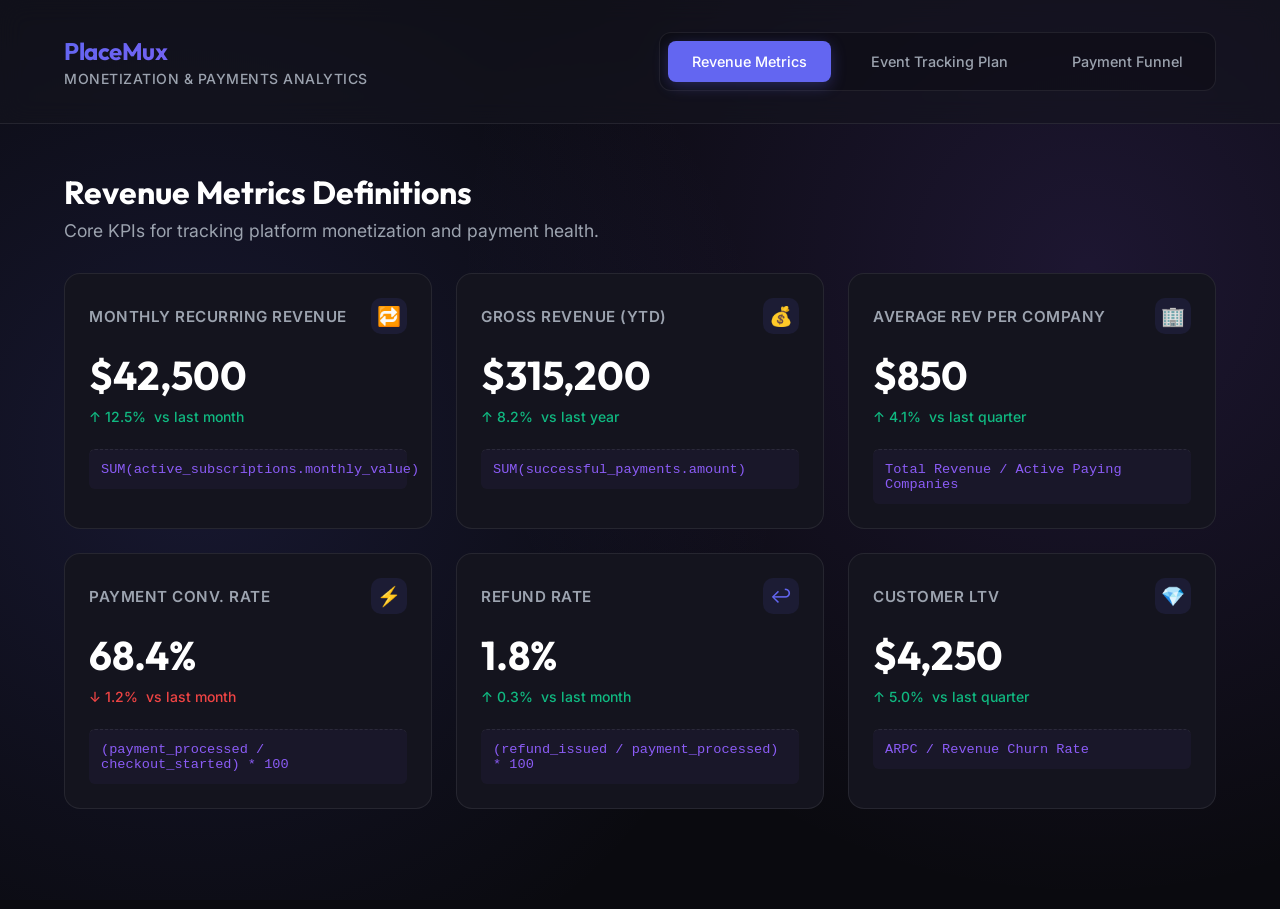
<file: Task 6/index.html>
<!DOCTYPE html>
<html lang="en">
<head>
    <meta charset="UTF-8">
    <meta name="viewport" content="width=device-width, initial-scale=1.0">
    <title>PlaceMux | Monetization & Revenue Analytics</title>
    <link href="https://fonts.googleapis.com/css2?family=Inter:wght@300;400;500;600;700&family=Outfit:wght@500;600;700&display=swap" rel="stylesheet">
    <style>
        :root {
            --bg-dark: #0a0a0f;
            --bg-panel: #14141e;
            --bg-panel-hover: #1c1c2a;
            --text-main: #ffffff;
            --text-muted: #9ca3af;
            --accent-primary: #6366f1;
            --accent-secondary: #8b5cf6;
            --accent-success: #10b981;
            --accent-danger: #ef4444;
            --accent-warning: #f59e0b;
            --border-color: rgba(255, 255, 255, 0.08);
            --gradient-primary: linear-gradient(135deg, #6366f1 0%, #8b5cf6 100%);
            --glass-bg: rgba(20, 20, 30, 0.6);
            --glass-border: rgba(255, 255, 255, 0.05);
        }

        * {
            margin: 0;
            padding: 0;
            box-sizing: border-box;
            font-family: 'Inter', sans-serif;
        }

        body {
            background-color: var(--bg-dark);
            color: var(--text-main);
            min-height: 100vh;
            display: flex;
            flex-direction: column;
            overflow-x: hidden;
            background-image: 
                radial-gradient(circle at 15% 50%, rgba(99, 102, 241, 0.15) 0%, transparent 50%),
                radial-gradient(circle at 85% 30%, rgba(139, 92, 246, 0.15) 0%, transparent 50%);
            background-attachment: fixed;
        }

        header {
            padding: 2rem 4rem;
            border-bottom: 1px solid var(--border-color);
            background: var(--glass-bg);
            backdrop-filter: blur(12px);
            -webkit-backdrop-filter: blur(12px);
            position: sticky;
            top: 0;
            z-index: 100;
            display: flex;
            justify-content: space-between;
            align-items: center;
        }

        .logo-area h1 {
            font-family: 'Outfit', sans-serif;
            font-size: 1.5rem;
            font-weight: 700;
            background: var(--gradient-primary);
            -webkit-background-clip: text;
            -webkit-text-fill-color: transparent;
            letter-spacing: -0.5px;
        }

        .logo-area p {
            color: var(--text-muted);
            font-size: 0.875rem;
            margin-top: 0.25rem;
            font-weight: 500;
            letter-spacing: 0.5px;
            text-transform: uppercase;
        }

        .nav-tabs {
            display: flex;
            gap: 1rem;
            background: rgba(0, 0, 0, 0.2);
            padding: 0.5rem;
            border-radius: 12px;
            border: 1px solid var(--border-color);
        }

        .nav-tab {
            padding: 0.75rem 1.5rem;
            border-radius: 8px;
            cursor: pointer;
            font-weight: 500;
            font-size: 0.9rem;
            transition: all 0.3s cubic-bezier(0.4, 0, 0.2, 1);
            color: var(--text-muted);
        }

        .nav-tab:hover {
            color: var(--text-main);
            background: rgba(255, 255, 255, 0.05);
        }

        .nav-tab.active {
            background: var(--accent-primary);
            color: white;
            box-shadow: 0 4px 15px rgba(99, 102, 241, 0.3);
        }

        main {
            padding: 3rem 4rem;
            max-width: 1400px;
            margin: 0 auto;
            width: 100%;
            flex-grow: 1;
        }

        .tab-content {
            display: none;
            animation: fadeIn 0.4s ease-out forwards;
        }

        .tab-content.active {
            display: block;
        }

        @keyframes fadeIn {
            from { opacity: 0; transform: translateY(10px); }
            to { opacity: 1; transform: translateY(0); }
        }

        .section-header {
            margin-bottom: 2rem;
        }

        .section-header h2 {
            font-family: 'Outfit', sans-serif;
            font-size: 2rem;
            margin-bottom: 0.5rem;
        }

        .section-header p {
            color: var(--text-muted);
            font-size: 1.1rem;
        }

        /* Metrics Grid */
        .metrics-grid {
            display: grid;
            grid-template-columns: repeat(auto-fit, minmax(320px, 1fr));
            gap: 1.5rem;
            margin-bottom: 3rem;
        }

        .metric-card {
            background: var(--bg-panel);
            border: 1px solid var(--border-color);
            border-radius: 16px;
            padding: 1.5rem;
            transition: all 0.3s ease;
            position: relative;
            overflow: hidden;
        }

        .metric-card::before {
            content: '';
            position: absolute;
            top: 0;
            left: 0;
            width: 100%;
            height: 4px;
            background: var(--gradient-primary);
            transform: scaleX(0);
            transform-origin: left;
            transition: transform 0.4s ease;
        }

        .metric-card:hover {
            transform: translateY(-5px);
            box-shadow: 0 10px 30px rgba(0, 0, 0, 0.2);
            border-color: rgba(99, 102, 241, 0.3);
        }

        .metric-card:hover::before {
            transform: scaleX(1);
        }

        .metric-header {
            display: flex;
            justify-content: space-between;
            align-items: center;
            margin-bottom: 1rem;
        }

        .metric-title {
            font-size: 0.95rem;
            color: var(--text-muted);
            font-weight: 600;
            text-transform: uppercase;
            letter-spacing: 0.5px;
        }

        .metric-icon {
            width: 36px;
            height: 36px;
            border-radius: 10px;
            background: rgba(99, 102, 241, 0.1);
            color: var(--accent-primary);
            display: flex;
            align-items: center;
            justify-content: center;
            font-size: 1.2rem;
        }

        .metric-value {
            font-family: 'Outfit', sans-serif;
            font-size: 2.5rem;
            font-weight: 700;
            margin-bottom: 0.5rem;
        }

        .metric-trend {
            display: flex;
            align-items: center;
            gap: 0.5rem;
            font-size: 0.875rem;
            font-weight: 500;
        }

        .trend-up { color: var(--accent-success); }
        .trend-down { color: var(--accent-danger); }

        .metric-formula {
            margin-top: 1.5rem;
            padding-top: 1rem;
            border-top: 1px dashed var(--border-color);
            font-family: monospace;
            font-size: 0.85rem;
            color: var(--accent-secondary);
            background: rgba(139, 92, 246, 0.05);
            padding: 0.75rem;
            border-radius: 6px;
        }

        /* Tracking Plan Table */
        .table-container {
            background: var(--bg-panel);
            border: 1px solid var(--border-color);
            border-radius: 16px;
            overflow: hidden;
            box-shadow: 0 4px 20px rgba(0, 0, 0, 0.1);
        }

        table {
            width: 100%;
            border-collapse: collapse;
            text-align: left;
        }

        th {
            background: rgba(255, 255, 255, 0.03);
            padding: 1.25rem 1.5rem;
            font-size: 0.85rem;
            text-transform: uppercase;
            letter-spacing: 1px;
            color: var(--text-muted);
            font-weight: 600;
            border-bottom: 1px solid var(--border-color);
        }

        td {
            padding: 1.25rem 1.5rem;
            border-bottom: 1px solid var(--border-color);
            vertical-align: top;
            font-size: 0.95rem;
        }

        tr:last-child td {
            border-bottom: none;
        }

        tr {
            transition: background 0.2s ease;
        }

        tr:hover td {
            background: var(--bg-panel-hover);
        }

        .event-name {
            font-family: monospace;
            background: rgba(99, 102, 241, 0.15);
            color: #a5b4fc;
            padding: 0.3rem 0.6rem;
            border-radius: 6px;
            font-size: 0.9rem;
            font-weight: 600;
            display: inline-block;
        }

        .payload-badge {
            display: inline-block;
            background: rgba(255, 255, 255, 0.05);
            border: 1px solid rgba(255, 255, 255, 0.1);
            padding: 0.2rem 0.5rem;
            border-radius: 4px;
            font-size: 0.8rem;
            font-family: monospace;
            margin: 0.2rem;
            color: var(--text-muted);
        }

        /* Diagram Section */
        .diagram-container {
            background: var(--bg-panel);
            border: 1px solid var(--border-color);
            border-radius: 16px;
            padding: 3rem;
            display: flex;
            flex-direction: column;
            align-items: center;
            gap: 2rem;
        }

        .funnel-step {
            width: 100%;
            max-width: 600px;
            background: rgba(255, 255, 255, 0.03);
            border: 1px solid var(--border-color);
            border-radius: 12px;
            padding: 1.5rem;
            display: flex;
            justify-content: space-between;
            align-items: center;
            position: relative;
            transition: all 0.3s ease;
        }

        .funnel-step:hover {
            background: rgba(99, 102, 241, 0.05);
            border-color: var(--accent-primary);
            transform: scale(1.02);
        }

        .funnel-step::after {
            content: '↓';
            position: absolute;
            bottom: -2rem;
            left: 50%;
            transform: translateX(-50%);
            font-size: 1.5rem;
            color: var(--text-muted);
            opacity: 0.5;
        }

        .funnel-step:last-child::after {
            display: none;
        }

        .step-info h3 {
            font-size: 1.1rem;
            margin-bottom: 0.25rem;
        }

        .step-info p {
            font-size: 0.85rem;
            color: var(--text-muted);
        }

        .step-event {
            font-family: monospace;
            font-size: 0.85rem;
            color: var(--accent-primary);
            background: rgba(99, 102, 241, 0.1);
            padding: 0.4rem 0.8rem;
            border-radius: 20px;
        }

    </style>
</head>
<body>

    <header>
        <div class="logo-area">
            <h1>PlaceMux</h1>
            <p>Monetization & Payments Analytics</p>
        </div>
        <div class="nav-tabs">
            <div class="nav-tab active" onclick="switchTab('metrics')">Revenue Metrics</div>
            <div class="nav-tab" onclick="switchTab('tracking')">Event Tracking Plan</div>
            <div class="nav-tab" onclick="switchTab('funnel')">Payment Funnel</div>
        </div>
    </header>

    <main>
        <!-- Metrics Tab -->
        <div id="metrics" class="tab-content active">
            <div class="section-header">
                <h2>Revenue Metrics Definitions</h2>
                <p>Core KPIs for tracking platform monetization and payment health.</p>
            </div>

            <div class="metrics-grid">
                <div class="metric-card">
                    <div class="metric-header">
                        <span class="metric-title">Monthly Recurring Revenue</span>
                        <div class="metric-icon">🔁</div>
                    </div>
                    <div class="metric-value">$42,500</div>
                    <div class="metric-trend trend-up">
                        <span>↑ 12.5%</span> vs last month
                    </div>
                    <div class="metric-formula">
                        SUM(active_subscriptions.monthly_value)
                    </div>
                </div>

                <div class="metric-card">
                    <div class="metric-header">
                        <span class="metric-title">Gross Revenue (YTD)</span>
                        <div class="metric-icon">💰</div>
                    </div>
                    <div class="metric-value">$315,200</div>
                    <div class="metric-trend trend-up">
                        <span>↑ 8.2%</span> vs last year
                    </div>
                    <div class="metric-formula">
                        SUM(successful_payments.amount)
                    </div>
                </div>

                <div class="metric-card">
                    <div class="metric-header">
                        <span class="metric-title">Average Rev Per Company</span>
                        <div class="metric-icon">🏢</div>
                    </div>
                    <div class="metric-value">$850</div>
                    <div class="metric-trend trend-up">
                        <span>↑ 4.1%</span> vs last quarter
                    </div>
                    <div class="metric-formula">
                        Total Revenue / Active Paying Companies
                    </div>
                </div>

                <div class="metric-card">
                    <div class="metric-header">
                        <span class="metric-title">Payment Conv. Rate</span>
                        <div class="metric-icon">⚡</div>
                    </div>
                    <div class="metric-value">68.4%</div>
                    <div class="metric-trend trend-down">
                        <span>↓ 1.2%</span> vs last month
                    </div>
                    <div class="metric-formula">
                        (payment_processed / checkout_started) * 100
                    </div>
                </div>

                <div class="metric-card">
                    <div class="metric-header">
                        <span class="metric-title">Refund Rate</span>
                        <div class="metric-icon">↩️</div>
                    </div>
                    <div class="metric-value">1.8%</div>
                    <div class="metric-trend trend-up">
                        <span>↑ 0.3%</span> vs last month
                    </div>
                    <div class="metric-formula">
                        (refund_issued / payment_processed) * 100
                    </div>
                </div>
                
                <div class="metric-card">
                    <div class="metric-header">
                        <span class="metric-title">Customer LTV</span>
                        <div class="metric-icon">💎</div>
                    </div>
                    <div class="metric-value">$4,250</div>
                    <div class="metric-trend trend-up">
                        <span>↑ 5.0%</span> vs last quarter
                    </div>
                    <div class="metric-formula">
                        ARPC / Revenue Churn Rate
                    </div>
                </div>
            </div>
        </div>

        <!-- Tracking Plan Tab -->
        <div id="tracking" class="tab-content">
            <div class="section-header">
                <h2>Monetization Tracking Plan</h2>
                <p>New events added to the tracking plan to support payment and revenue metrics.</p>
            </div>

            <div class="table-container">
                <table>
                    <thead>
                        <tr>
                            <th>Event Name</th>
                            <th>Trigger Point</th>
                            <th>Required Payload Properties</th>
                            <th>Business Purpose</th>
                        </tr>
                    </thead>
                    <tbody>
                        <tr>
                            <td><span class="event-name">checkout_started</span></td>
                            <td>Company clicks "Proceed to Payment" or "Subscribe"</td>
                            <td>
                                <span class="payload-badge">plan_id</span>
                                <span class="payload-badge">amount</span>
                                <span class="payload-badge">currency</span>
                            </td>
                            <td>Track top-of-funnel payment intent. Used for Payment Conv. Rate.</td>
                        </tr>
                        <tr>
                            <td><span class="event-name">payment_processed</span></td>
                            <td>Payment gateway returns success callback</td>
                            <td>
                                <span class="payload-badge">transaction_id</span>
                                <span class="payload-badge">amount</span>
                                <span class="payload-badge">payment_method</span>
                            </td>
                            <td>Core revenue event. Calculates Gross Revenue and ARPC.</td>
                        </tr>
                        <tr>
                            <td><span class="event-name">payment_failed</span></td>
                            <td>Payment gateway returns error/decline</td>
                            <td>
                                <span class="payload-badge">error_code</span>
                                <span class="payload-badge">error_message</span>
                                <span class="payload-badge">amount</span>
                            </td>
                            <td>Monitor gateway health and payment friction points.</td>
                        </tr>
                        <tr>
                            <td><span class="event-name">subscription_started</span></td>
                            <td>Company successfully activates a recurring plan</td>
                            <td>
                                <span class="payload-badge">plan_tier</span>
                                <span class="payload-badge">billing_cycle</span>
                            </td>
                            <td>Calculates Monthly Recurring Revenue (MRR) growth.</td>
                        </tr>
                        <tr>
                            <td><span class="event-name">subscription_cancelled</span></td>
                            <td>Company opts out of auto-renewal</td>
                            <td>
                                <span class="payload-badge">reason</span>
                                <span class="payload-badge">days_active</span>
                            </td>
                            <td>Calculates Churn Rate and impacts Customer LTV.</td>
                        </tr>
                        <tr>
                            <td><span class="event-name">refund_issued</span></td>
                            <td>Admin processes a refund in the gateway</td>
                            <td>
                                <span class="payload-badge">transaction_id</span>
                                <span class="payload-badge">amount</span>
                                <span class="payload-badge">reason</span>
                            </td>
                            <td>Calculates net revenue and Refund Rate KPI.</td>
                        </tr>
                    </tbody>
                </table>
            </div>
        </div>

        <!-- Funnel Tab -->
        <div id="funnel" class="tab-content">
            <div class="section-header">
                <h2>Payment Funnel Flow</h2>
                <p>Visual representation of the user journey mapping to the tracking plan.</p>
            </div>

            <div class="diagram-container">
                <div class="funnel-step">
                    <div class="step-info">
                        <h3>1. Intent to Purchase</h3>
                        <p>User reviews pricing and initiates checkout</p>
                    </div>
                    <div class="step-event">checkout_started</div>
                </div>
                
                <div class="funnel-step">
                    <div class="step-info">
                        <h3>2. Payment Processing</h3>
                        <p>System interacts with payment gateway (Stripe/Razorpay)</p>
                    </div>
                    <div class="step-event">payment_failed (Error Branch)</div>
                </div>

                <div class="funnel-step">
                    <div class="step-info">
                        <h3>3. Transaction Success</h3>
                        <p>Funds captured successfully</p>
                    </div>
                    <div class="step-event">payment_processed</div>
                </div>

                <div class="funnel-step">
                    <div class="step-info">
                        <h3>4. Entitlement Granted</h3>
                        <p>User account upgraded to premium tier</p>
                    </div>
                    <div class="step-event">subscription_started</div>
                </div>
            </div>
        </div>
    </main>

    <script>
        function switchTab(tabId) {
            // Remove active class from all tabs and content
            document.querySelectorAll('.nav-tab').forEach(tab => tab.classList.remove('active'));
            document.querySelectorAll('.tab-content').forEach(content => content.classList.remove('active'));

            // Add active class to clicked tab and corresponding content
            event.target.classList.add('active');
            document.getElementById(tabId).classList.add('active');
        }
    </script>
</body>
</html>
</file>
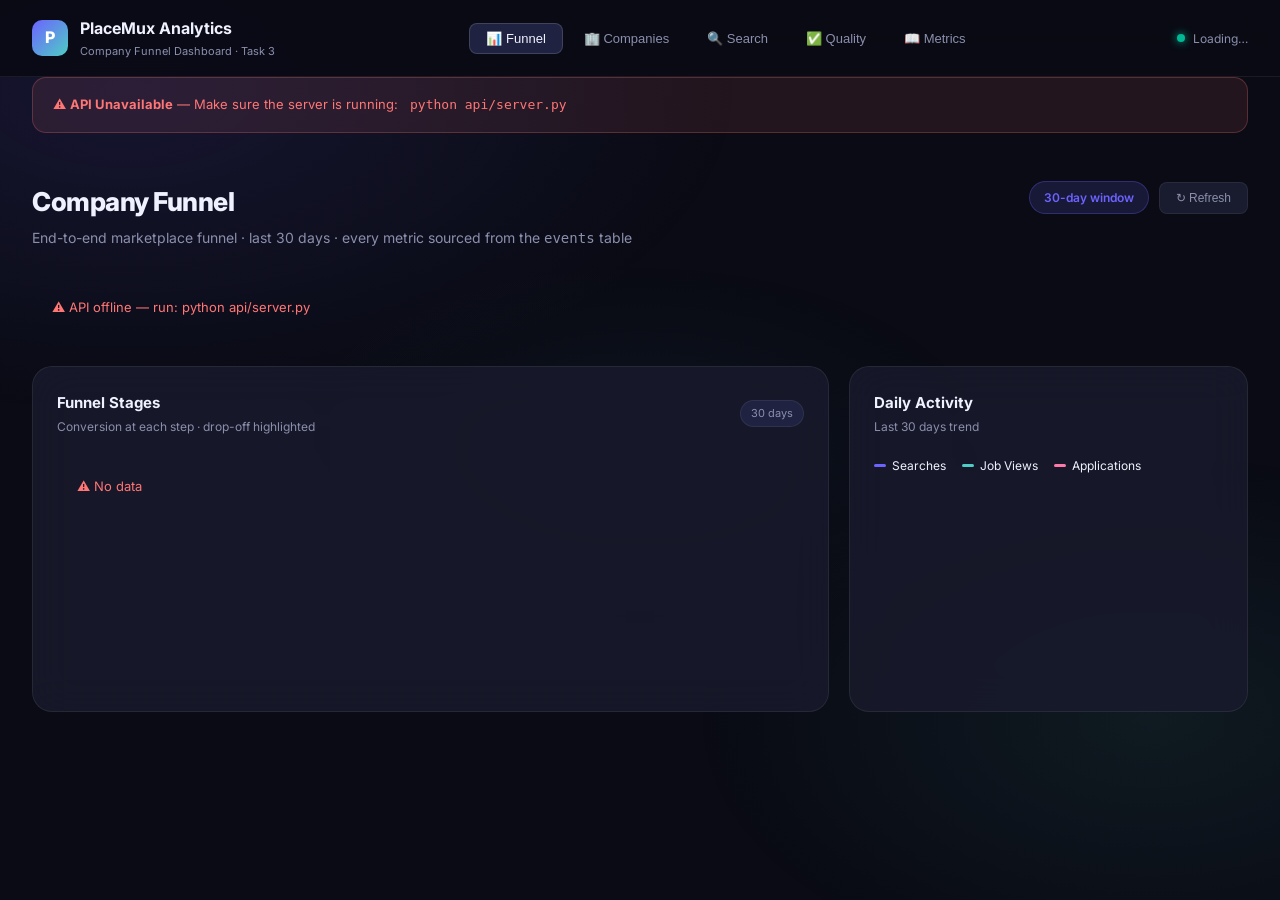
<file: Task 3/dashboard/index.html>
<!DOCTYPE html>
<html lang="en">
<head>
  <meta charset="UTF-8"/>
  <meta name="viewport" content="width=device-width, initial-scale=1.0"/>
  <title>PlaceMux · Company Funnel Analytics</title>
  <meta name="description" content="PlaceMux Company Funnel Analytics Dashboard — live metrics tracking the end-to-end journey from company sign-up to candidate shortlisting."/>
  <link rel="preconnect" href="https://fonts.googleapis.com"/>
  <link href="https://fonts.googleapis.com/css2?family=Inter:wght@300;400;500;600;700;800&family=JetBrains+Mono:wght@400;500&display=swap" rel="stylesheet"/>
  <style>
    /* ─── Design Tokens ─────────────────────────────────── */
    :root {
      --bg-900: #0a0b14;
      --bg-800: #111223;
      --bg-700: #191b2e;
      --bg-600: #1f2240;
      --bg-glass: rgba(25, 27, 46, 0.8);
      --border: rgba(255,255,255,0.07);
      --border-hover: rgba(255,255,255,0.15);

      --purple:  #6C63FF;
      --teal:    #4ECDC4;
      --sky:     #45B7D1;
      --green:   #00B894;
      --yellow:  #FFC107;
      --pink:    #FD79A8;
      --mint:    #96CEB4;
      --orange:  #FF7675;

      --text-primary:   #F0F1FF;
      --text-secondary: #8B8FAD;
      --text-muted:     #555870;

      --radius-sm: 8px;
      --radius-md: 14px;
      --radius-lg: 20px;
      --shadow: 0 4px 24px rgba(0,0,0,0.4);
      --shadow-glow: 0 0 30px rgba(108,99,255,0.15);

      --api: http://localhost:8765;
    }

    /* ─── Reset & Base ──────────────────────────────────── */
    *, *::before, *::after { box-sizing: border-box; margin: 0; padding: 0; }
    html { scroll-behavior: smooth; }
    body {
      font-family: 'Inter', system-ui, sans-serif;
      background: var(--bg-900);
      color: var(--text-primary);
      min-height: 100vh;
      line-height: 1.6;
      overflow-x: hidden;
    }

    /* ─── Animated Background ───────────────────────────── */
    body::before {
      content: '';
      position: fixed; inset: 0; z-index: 0;
      background:
        radial-gradient(ellipse 80% 60% at 10% 10%, rgba(108,99,255,0.12) 0%, transparent 60%),
        radial-gradient(ellipse 60% 50% at 90% 80%, rgba(78,205,196,0.08) 0%, transparent 60%),
        radial-gradient(ellipse 40% 30% at 50% 50%, rgba(69,183,209,0.05) 0%, transparent 70%);
      pointer-events: none;
    }

    /* ─── Layout ────────────────────────────────────────── */
    .app { position: relative; z-index: 1; }

    /* ─── Navbar ────────────────────────────────────────── */
    nav {
      display: flex; align-items: center; justify-content: space-between;
      padding: 16px 32px;
      background: rgba(10,11,20,0.9);
      border-bottom: 1px solid var(--border);
      backdrop-filter: blur(20px);
      position: sticky; top: 0; z-index: 100;
    }
    .nav-brand { display: flex; align-items: center; gap: 12px; }
    .nav-logo {
      width: 36px; height: 36px; border-radius: 10px;
      background: linear-gradient(135deg, var(--purple), var(--teal));
      display: flex; align-items: center; justify-content: center;
      font-weight: 800; font-size: 16px; color: white;
    }
    .nav-title { font-size: 16px; font-weight: 700; }
    .nav-subtitle { font-size: 11px; color: var(--text-secondary); margin-top: 1px; }
    .nav-status {
      display: flex; align-items: center; gap: 8px;
      font-size: 12px; color: var(--text-secondary);
    }
    .status-dot {
      width: 8px; height: 8px; border-radius: 50%;
      background: var(--green);
      box-shadow: 0 0 8px var(--green);
      animation: pulse-dot 2s infinite;
    }
    @keyframes pulse-dot {
      0%,100% { opacity: 1; } 50% { opacity: 0.4; }
    }
    .nav-tabs { display: flex; gap: 4px; }
    .nav-tab {
      padding: 7px 16px; border-radius: var(--radius-sm);
      border: 1px solid transparent; background: transparent;
      color: var(--text-secondary); font-size: 13px; font-weight: 500;
      cursor: pointer; transition: all 0.2s;
    }
    .nav-tab:hover { background: var(--bg-700); color: var(--text-primary); }
    .nav-tab.active {
      background: var(--bg-600); border-color: var(--border-hover);
      color: var(--text-primary);
    }

    /* ─── Main Layout ───────────────────────────────────── */
    main { padding: 28px 32px; max-width: 1600px; margin: 0 auto; }

    /* ─── Page Header ───────────────────────────────────── */
    .page-header {
      margin-bottom: 28px;
      display: flex; align-items: flex-start; justify-content: space-between; flex-wrap: wrap; gap: 12px;
    }
    .page-header h1 { font-size: 26px; font-weight: 800; letter-spacing: -0.5px; }
    .page-header p { font-size: 14px; color: var(--text-secondary); margin-top: 4px; }
    .header-pill {
      padding: 6px 14px; border-radius: 100px;
      background: rgba(108,99,255,0.15); border: 1px solid rgba(108,99,255,0.3);
      font-size: 12px; color: var(--purple); font-weight: 600;
    }
    .refresh-btn {
      padding: 8px 16px; border-radius: var(--radius-sm);
      background: var(--bg-700); border: 1px solid var(--border);
      color: var(--text-secondary); font-size: 12px; font-weight: 500;
      cursor: pointer; transition: all 0.2s; display: flex; align-items: center; gap: 6px;
    }
    .refresh-btn:hover { border-color: var(--purple); color: var(--purple); }

    /* ─── Sections (pages) ──────────────────────────────── */
    .section { display: none; }
    .section.active { display: block; }

    /* ─── KPI Cards ─────────────────────────────────────── */
    .kpi-grid {
      display: grid;
      grid-template-columns: repeat(auto-fit, minmax(180px, 1fr));
      gap: 16px; margin-bottom: 28px;
    }
    .kpi-card {
      background: var(--bg-glass);
      border: 1px solid var(--border);
      border-radius: var(--radius-md);
      padding: 20px;
      backdrop-filter: blur(20px);
      transition: all 0.3s;
      cursor: default;
      position: relative; overflow: hidden;
    }
    .kpi-card::before {
      content: '';
      position: absolute; top: 0; left: 0; right: 0; height: 2px;
      background: linear-gradient(90deg, transparent, var(--accent, var(--purple)), transparent);
      opacity: 0; transition: opacity 0.3s;
    }
    .kpi-card:hover { border-color: var(--border-hover); transform: translateY(-2px); box-shadow: var(--shadow); }
    .kpi-card:hover::before { opacity: 1; }
    .kpi-icon { font-size: 22px; margin-bottom: 10px; }
    .kpi-value { font-size: 30px; font-weight: 800; line-height: 1; letter-spacing: -1px; }
    .kpi-label { font-size: 12px; color: var(--text-secondary); margin-top: 6px; font-weight: 500; }
    .kpi-sub { font-size: 11px; color: var(--text-muted); margin-top: 4px; }
    .kpi-badge {
      position: absolute; top: 16px; right: 16px;
      font-size: 10px; font-weight: 600; padding: 2px 8px; border-radius: 100px;
    }
    .badge-up { background: rgba(0,184,148,0.15); color: var(--green); border: 1px solid rgba(0,184,148,0.3); }
    .badge-neutral { background: rgba(255,193,7,0.15); color: var(--yellow); border: 1px solid rgba(255,193,7,0.3); }

    /* ─── Grid Layout ───────────────────────────────────── */
    .grid-2 { display: grid; grid-template-columns: 1fr 1fr; gap: 20px; margin-bottom: 20px; }
    .grid-3 { display: grid; grid-template-columns: 2fr 1fr; gap: 20px; margin-bottom: 20px; }
    @media (max-width: 1100px) { .grid-2, .grid-3 { grid-template-columns: 1fr; } }

    /* ─── Cards ─────────────────────────────────────────── */
    .card {
      background: var(--bg-glass);
      border: 1px solid var(--border);
      border-radius: var(--radius-lg);
      padding: 24px;
      backdrop-filter: blur(20px);
    }
    .card-header { display: flex; align-items: center; justify-content: space-between; margin-bottom: 20px; }
    .card-title { font-size: 15px; font-weight: 700; }
    .card-subtitle { font-size: 12px; color: var(--text-secondary); margin-top: 2px; }
    .card-badge {
      font-size: 11px; padding: 4px 10px; border-radius: 100px;
      background: var(--bg-600); color: var(--text-secondary); border: 1px solid var(--border);
    }

    /* ─── Funnel Chart ──────────────────────────────────── */
    .funnel-container { position: relative; }
    .funnel-stage {
      display: flex; align-items: center; gap: 16px; margin-bottom: 8px;
      animation: slide-in 0.4s ease both;
    }
    @keyframes slide-in { from { opacity:0; transform:translateX(-12px); } to { opacity:1; transform:none; } }
    .funnel-bar-wrap { flex: 1; position: relative; height: 44px; }
    .funnel-bar-bg {
      position: absolute; inset: 0; background: var(--bg-600); border-radius: var(--radius-sm);
    }
    .funnel-bar {
      position: absolute; left: 0; top: 0; bottom: 0;
      border-radius: var(--radius-sm); transition: width 1s cubic-bezier(0.4,0,0.2,1);
      display: flex; align-items: center; padding: 0 12px;
      min-width: 40px;
    }
    .funnel-bar-label { font-size: 13px; font-weight: 700; color: white; white-space: nowrap; }
    .funnel-stage-name { width: 180px; font-size: 12px; font-weight: 500; color: var(--text-secondary); }
    .funnel-meta { width: 80px; text-align: right; }
    .funnel-count { font-size: 18px; font-weight: 800; }
    .funnel-conv { font-size: 11px; color: var(--text-secondary); }
    .funnel-arrow {
      display: flex; align-items: center; justify-content: center; gap: 8px;
      margin: 2px 0 2px 196px; font-size: 11px; color: var(--text-muted);
    }

    /* ─── Trend Chart ───────────────────────────────────── */
    .trend-chart { position: relative; height: 200px; }
    canvas#trendCanvas { width: 100%; height: 100%; }

    /* ─── Company Table ─────────────────────────────────── */
    .table-wrap { overflow-x: auto; }
    table { width: 100%; border-collapse: collapse; font-size: 13px; }
    th {
      text-align: left; padding: 10px 14px;
      color: var(--text-secondary); font-size: 11px; font-weight: 600;
      text-transform: uppercase; letter-spacing: 0.5px;
      border-bottom: 1px solid var(--border);
    }
    td { padding: 12px 14px; border-bottom: 1px solid var(--border); vertical-align: middle; }
    tr:last-child td { border-bottom: none; }
    tr:hover td { background: var(--bg-700); }
    .company-badge {
      display: inline-block; padding: 2px 8px; border-radius: 100px; font-size: 10px; font-weight: 600;
    }
    .score-bar-wrap { width: 80px; height: 6px; background: var(--bg-600); border-radius: 100px; overflow: hidden; }
    .score-bar { height: 100%; border-radius: 100px; transition: width 0.8s; }
    .rank-badge {
      width: 28px; height: 28px; border-radius: 50%; display: inline-flex;
      align-items: center; justify-content: center; font-size: 11px; font-weight: 700;
    }

    /* ─── Search Section ────────────────────────────────── */
    .search-controls {
      display: flex; gap: 12px; margin-bottom: 20px; flex-wrap: wrap; align-items: center;
    }
    .search-input-wrap { position: relative; flex: 1; min-width: 240px; }
    .search-icon {
      position: absolute; left: 14px; top: 50%; transform: translateY(-50%);
      font-size: 16px; pointer-events: none;
    }
    .search-input {
      width: 100%; padding: 12px 14px 12px 42px;
      background: var(--bg-700); border: 1px solid var(--border);
      border-radius: var(--radius-sm); color: var(--text-primary);
      font-size: 14px; font-family: inherit;
      transition: all 0.2s; outline: none;
    }
    .search-input:focus { border-color: var(--purple); box-shadow: 0 0 0 3px rgba(108,99,255,0.15); }
    .student-select {
      padding: 12px 14px; background: var(--bg-700); border: 1px solid var(--border);
      border-radius: var(--radius-sm); color: var(--text-primary);
      font-size: 13px; font-family: inherit; outline: none; cursor: pointer;
      min-width: 200px;
    }
    .student-select:focus { border-color: var(--purple); }
    .search-btn {
      padding: 12px 24px; background: linear-gradient(135deg, var(--purple), var(--teal));
      border: none; border-radius: var(--radius-sm); color: white;
      font-size: 14px; font-weight: 600; cursor: pointer; transition: all 0.2s;
    }
    .search-btn:hover { transform: translateY(-1px); box-shadow: 0 4px 16px rgba(108,99,255,0.4); }

    /* Student profile pill */
    .student-profile {
      display: flex; align-items: center; gap: 12px;
      background: var(--bg-700); border: 1px solid var(--border);
      border-radius: var(--radius-md); padding: 14px 18px; margin-bottom: 20px;
    }
    .student-avatar {
      width: 40px; height: 40px; border-radius: 50%;
      background: linear-gradient(135deg, var(--purple), var(--pink));
      display: flex; align-items: center; justify-content: center;
      font-weight: 700; font-size: 15px; color: white; flex-shrink: 0;
    }
    .student-info h4 { font-size: 14px; font-weight: 600; }
    .student-info p { font-size: 12px; color: var(--text-secondary); }
    .student-skills-wrap { display: flex; flex-wrap: wrap; gap: 4px; margin-top: 6px; }
    .skill-chip {
      padding: 2px 8px; border-radius: 100px; font-size: 10px; font-weight: 600;
      background: rgba(108,99,255,0.12); color: var(--purple); border: 1px solid rgba(108,99,255,0.2);
    }

    /* Search results grid */
    .search-results-grid {
      display: grid; grid-template-columns: repeat(auto-fill, minmax(320px, 1fr)); gap: 14px;
    }
    .job-card {
      background: var(--bg-700); border: 1px solid var(--border);
      border-radius: var(--radius-md); padding: 18px;
      transition: all 0.25s; cursor: default;
      animation: card-in 0.3s ease both;
      position: relative; overflow: hidden;
    }
    @keyframes card-in { from { opacity:0; transform:translateY(8px); } to { opacity:1; transform:none; } }
    .job-card:hover { border-color: var(--border-hover); transform: translateY(-2px); box-shadow: var(--shadow); }
    .job-card.below-threshold { opacity: 0.55; }
    .job-card.below-threshold::after {
      content: '✗ Below Threshold';
      position: absolute; top: 12px; right: 12px;
      background: rgba(255,118,117,0.15); border: 1px solid rgba(255,118,117,0.3);
      color: var(--orange); font-size: 10px; font-weight: 600;
      padding: 2px 8px; border-radius: 100px;
    }
    .job-header { display: flex; align-items: flex-start; justify-content: space-between; margin-bottom: 12px; }
    .job-title { font-size: 14px; font-weight: 700; line-height: 1.3; }
    .job-company { font-size: 12px; color: var(--text-secondary); margin-top: 2px; }
    .fit-ring {
      width: 48px; height: 48px; flex-shrink: 0;
      position: relative; display: flex; align-items: center; justify-content: center;
    }
    .fit-ring svg { position: absolute; top: 0; left: 0; transform: rotate(-90deg); }
    .fit-ring-value { font-size: 12px; font-weight: 800; line-height: 1; }
    .fit-ring-label { font-size: 8px; color: var(--text-muted); }
    .job-tags { display: flex; flex-wrap: wrap; gap: 4px; margin-bottom: 10px; }
    .job-tag {
      padding: 2px 8px; border-radius: 100px; font-size: 10px; font-weight: 500;
      background: var(--bg-600); color: var(--text-secondary);
    }
    .job-tag.match { background: rgba(0,184,148,0.12); color: var(--green); border: 1px solid rgba(0,184,148,0.2); }
    .job-skills-row { display: flex; flex-wrap: wrap; gap: 4px; margin-top: 8px; }
    .job-skill-pill {
      padding: 2px 8px; border-radius: 100px; font-size: 10px; font-weight: 500;
    }
    .skill-matched { background: rgba(78,205,196,0.12); color: var(--teal); border: 1px solid rgba(78,205,196,0.2); }
    .skill-missing { background: var(--bg-600); color: var(--text-muted); border: 1px solid var(--border); }
    .job-rank { position: absolute; top: 14px; left: -2px;
      width: 24px; height: 24px; border-radius: 0 6px 6px 0;
      background: var(--purple); color: white;
      font-size: 10px; font-weight: 800;
      display: flex; align-items: center; justify-content: center; }
    .no-results {
      text-align: center; padding: 60px 20px; color: var(--text-secondary);
      grid-column: 1/-1;
    }
    .no-results h3 { font-size: 18px; margin-bottom: 8px; }
    .no-results p { font-size: 13px; }

    /* ─── Quality Section ───────────────────────────────── */
    .quality-grid { display: grid; grid-template-columns: repeat(auto-fit, minmax(300px, 1fr)); gap: 14px; }
    .quality-card {
      background: var(--bg-700); border-radius: var(--radius-md); padding: 18px;
      border-left: 4px solid var(--border); transition: all 0.2s;
    }
    .quality-card.pass { border-left-color: var(--green); }
    .quality-card.warn { border-left-color: var(--yellow); }
    .quality-card.fail { border-left-color: var(--orange); }
    .qc-header { display: flex; align-items: center; justify-content: space-between; margin-bottom: 8px; }
    .qc-name { font-size: 13px; font-weight: 600; }
    .qc-badge {
      padding: 3px 10px; border-radius: 100px; font-size: 10px; font-weight: 700; text-transform: uppercase;
    }
    .badge-pass { background: rgba(0,184,148,0.15); color: var(--green); }
    .badge-warn { background: rgba(255,193,7,0.15); color: var(--yellow); }
    .badge-fail { background: rgba(255,118,117,0.15); color: var(--orange); }
    .qc-type { font-size: 10px; font-weight: 600; text-transform: uppercase; letter-spacing: 0.5px; color: var(--text-muted); margin-bottom: 6px; }
    .qc-value { font-size: 22px; font-weight: 800; line-height: 1; }
    .qc-unit { font-size: 11px; color: var(--text-muted); margin-left: 4px; }
    .qc-details { font-size: 12px; color: var(--text-secondary); margin-top: 8px; line-height: 1.5; }
    .quality-summary {
      display: flex; gap: 20px; margin-bottom: 20px; flex-wrap: wrap;
    }
    .qs-item { text-align: center; }
    .qs-value { font-size: 32px; font-weight: 800; line-height: 1; }
    .qs-label { font-size: 11px; color: var(--text-secondary); margin-top: 2px; }

    /* ─── Dictionary Section ────────────────────────────── */
    .dict-grid { display: grid; grid-template-columns: repeat(auto-fit, minmax(340px, 1fr)); gap: 14px; }
    .dict-card {
      background: var(--bg-700); border: 1px solid var(--border); border-radius: var(--radius-md); padding: 20px;
    }
    .dict-metric { font-size: 14px; font-weight: 700; margin-bottom: 4px; }
    .dict-source {
      font-family: 'JetBrains Mono', monospace; font-size: 11px;
      color: var(--teal); background: var(--bg-600); border-radius: 4px;
      padding: 6px 10px; margin: 8px 0; display: block; overflow-x: auto;
    }
    .dict-row { display: flex; gap: 8px; font-size: 12px; margin-top: 6px; }
    .dict-key { color: var(--text-secondary); min-width: 90px; }
    .dict-val { color: var(--text-primary); flex: 1; }
    .dict-decision {
      background: rgba(108,99,255,0.08); border: 1px solid rgba(108,99,255,0.2);
      border-radius: var(--radius-sm); padding: 8px 10px; margin-top: 10px;
      font-size: 12px; color: var(--purple);
    }

    /* ─── Loading / Error ───────────────────────────────── */
    .loading {
      display: flex; align-items: center; justify-content: center; gap: 10px;
      padding: 60px; color: var(--text-secondary); font-size: 14px;
    }
    .spinner {
      width: 24px; height: 24px; border: 3px solid var(--border);
      border-top-color: var(--purple); border-radius: 50%;
      animation: spin 0.7s linear infinite;
    }
    @keyframes spin { to { transform: rotate(360deg); } }
    .error-banner {
      background: rgba(255,118,117,0.1); border: 1px solid rgba(255,118,117,0.25);
      border-radius: var(--radius-md); padding: 16px 20px; margin-bottom: 20px;
      font-size: 13px; color: var(--orange);
      display: none;
    }
    .error-banner.show { display: block; }

    /* ─── Tooltip ───────────────────────────────────────── */
    .tooltip {
      position: fixed; background: var(--bg-600); border: 1px solid var(--border);
      border-radius: var(--radius-sm); padding: 8px 12px;
      font-size: 12px; color: var(--text-primary); max-width: 240px;
      pointer-events: none; z-index: 9999; opacity: 0; transition: opacity 0.15s;
      box-shadow: var(--shadow);
    }

    /* ─── Scrollbar ─────────────────────────────────────── */
    ::-webkit-scrollbar { width: 6px; height: 6px; }
    ::-webkit-scrollbar-track { background: transparent; }
    ::-webkit-scrollbar-thumb { background: var(--bg-600); border-radius: 100px; }
  </style>
</head>
<body>
<div class="app">

  <!-- Tooltip -->
  <div class="tooltip" id="tooltip"></div>

  <!-- Navbar -->
  <nav>
    <div class="nav-brand">
      <div class="nav-logo">P</div>
      <div>
        <div class="nav-title">PlaceMux Analytics</div>
        <div class="nav-subtitle">Company Funnel Dashboard · Task 3</div>
      </div>
    </div>
    <div class="nav-tabs">
      <button class="nav-tab active" id="tab-funnel"    onclick="showTab('funnel')">📊 Funnel</button>
      <button class="nav-tab"       id="tab-companies"  onclick="showTab('companies')">🏢 Companies</button>
      <button class="nav-tab"       id="tab-search"     onclick="showTab('search')">🔍 Search</button>
      <button class="nav-tab"       id="tab-quality"    onclick="showTab('quality')">✅ Quality</button>
      <button class="nav-tab"       id="tab-dictionary" onclick="showTab('dictionary')">📖 Metrics</button>
    </div>
    <div class="nav-status">
      <div class="status-dot"></div>
      <span id="last-refresh">Loading…</span>
    </div>
  </nav>

  <!-- Error Banner -->
  <div style="padding: 0 32px;">
    <div class="error-banner" id="error-banner">
      ⚠️ <strong>API Unavailable</strong> — Make sure the server is running:
      <code style="margin-left:8px; font-family: monospace;">python api/server.py</code>
    </div>
  </div>

  <main>

    <!-- ─── FUNNEL SECTION ─────────────────────────────── -->
    <div class="section active" id="section-funnel">
      <div class="page-header">
        <div>
          <h1>Company Funnel</h1>
          <p>End-to-end marketplace funnel · last 30 days · every metric sourced from the <code>events</code> table</p>
        </div>
        <div style="display:flex; gap:10px; align-items:center;">
          <span class="header-pill">30-day window</span>
          <button class="refresh-btn" onclick="loadAll()">↻ Refresh</button>
        </div>
      </div>

      <!-- KPI Cards -->
      <div class="kpi-grid" id="kpi-grid">
        <div class="loading"><div class="spinner"></div> Loading metrics…</div>
      </div>

      <div class="grid-3">
        <!-- Funnel Chart -->
        <div class="card">
          <div class="card-header">
            <div>
              <div class="card-title">Funnel Stages</div>
              <div class="card-subtitle">Conversion at each step · drop-off highlighted</div>
            </div>
            <span class="card-badge" id="funnel-window-badge">30 days</span>
          </div>
          <div class="funnel-container" id="funnel-chart">
            <div class="loading"><div class="spinner"></div></div>
          </div>
        </div>

        <!-- Trend Sparklines -->
        <div class="card">
          <div class="card-header">
            <div>
              <div class="card-title">Daily Activity</div>
              <div class="card-subtitle">Last 30 days trend</div>
            </div>
          </div>
          <div style="margin-bottom:12px;">
            <div style="display:flex; gap:16px; flex-wrap:wrap;">
              <label style="display:flex; align-items:center; gap:6px; font-size:12px; cursor:pointer;">
                <span style="width:12px;height:3px;background:#6C63FF;display:inline-block;border-radius:2px;"></span>
                <input type="checkbox" id="trend-searches" checked onchange="renderTrendChart()" style="display:none;">
                Searches
              </label>
              <label style="display:flex; align-items:center; gap:6px; font-size:12px; cursor:pointer;">
                <span style="width:12px;height:3px;background:#4ECDC4;display:inline-block;border-radius:2px;"></span>
                <input type="checkbox" id="trend-views" checked onchange="renderTrendChart()" style="display:none;">
                Job Views
              </label>
              <label style="display:flex; align-items:center; gap:6px; font-size:12px; cursor:pointer;">
                <span style="width:12px;height:3px;background:#FD79A8;display:inline-block;border-radius:2px;"></span>
                <input type="checkbox" id="trend-apps" checked onchange="renderTrendChart()" style="display:none;">
                Applications
              </label>
            </div>
          </div>
          <div class="trend-chart">
            <canvas id="trendCanvas"></canvas>
          </div>
        </div>
      </div>
    </div>

    <!-- ─── COMPANIES SECTION ──────────────────────────── -->
    <div class="section" id="section-companies">
      <div class="page-header">
        <div>
          <h1>Company Leaderboard</h1>
          <p>Per-company funnel metrics · ranked by applications received · last 30 days</p>
        </div>
        <button class="refresh-btn" onclick="loadCompanies()">↻ Refresh</button>
      </div>
      <div class="card">
        <div class="table-wrap" id="companies-table">
          <div class="loading"><div class="spinner"></div> Loading companies…</div>
        </div>
      </div>
    </div>

    <!-- ─── SEARCH SECTION ─────────────────────────────── -->
    <div class="section" id="section-search">
      <div class="page-header">
        <div>
          <h1>Job Search & Discovery</h1>
          <p>Ranked by fit score: <strong>skill match × 70% + recency × 30%</strong> · below threshold jobs are filtered</p>
        </div>
      </div>

      <div class="search-controls">
        <div class="search-input-wrap">
          <span class="search-icon">🔍</span>
          <input type="text" id="search-query" class="search-input"
                 placeholder="Search by skill, title, company or industry…"
                 oninput="debounceSearch()" autocomplete="off"/>
        </div>
        <select class="student-select" id="student-select" onchange="doSearch()">
          <option value="">— Select Student —</option>
        </select>
        <button class="search-btn" onclick="doSearch()">Search Jobs</button>
      </div>

      <div id="student-profile-wrap"></div>

      <div id="search-results">
        <div class="loading"><div class="spinner"></div> Select a student and search…</div>
      </div>
    </div>

    <!-- ─── QUALITY SECTION ────────────────────────────── -->
    <div class="section" id="section-quality">
      <div class="page-header">
        <div>
          <h1>Data Quality Monitor</h1>
          <p>Automated freshness · null · duplicate · sanity checks · run on every page load</p>
        </div>
        <button class="refresh-btn" onclick="loadQuality()">↻ Re-run Checks</button>
      </div>
      <div class="quality-summary" id="quality-summary"></div>
      <div class="quality-grid" id="quality-grid">
        <div class="loading"><div class="spinner"></div> Running checks…</div>
      </div>
    </div>

    <!-- ─── DICTIONARY SECTION ────────────────────────── -->
    <div class="section" id="section-dictionary">
      <div class="page-header">
        <div>
          <h1>Metric Dictionary</h1>
          <p>Every number sourced · event that drives it · decision it informs · no vanity metrics</p>
        </div>
      </div>
      <div class="dict-grid" id="dict-grid">
        <!-- Populated statically from metric_dictionary data -->
      </div>
    </div>

  </main>
</div>

<script>
// ─── Config ─────────────────────────────────────────────────
const API = 'http://localhost:8765';
let trendData = [];
let searchTimer;

// ─── Tab navigation ─────────────────────────────────────────
function showTab(tab) {
  document.querySelectorAll('.section').forEach(s => s.classList.remove('active'));
  document.querySelectorAll('.nav-tab').forEach(t => t.classList.remove('active'));
  document.getElementById('section-' + tab).classList.add('active');
  document.getElementById('tab-' + tab).classList.add('active');
  if (tab === 'quality') loadQuality();
  if (tab === 'companies') loadCompanies();
  if (tab === 'dictionary') renderDictionary();
}

// ─── Fetch helper ────────────────────────────────────────────
async function apiFetch(endpoint) {
  const r = await fetch(API + endpoint);
  if (!r.ok) throw new Error(`HTTP ${r.status}`);
  return r.json();
}

function showError(msg) {
  const el = document.getElementById('error-banner');
  el.classList.add('show');
}

// ─── Load all funnel data ────────────────────────────────────
async function loadAll() {
  try {
    document.getElementById('error-banner').classList.remove('show');
    const [metrics, funnel, trends] = await Promise.all([
      apiFetch('/api/metrics'),
      apiFetch('/api/funnel'),
      apiFetch('/api/trends'),
    ]);
    renderKPIs(metrics);
    renderFunnel(funnel);
    trendData = trends.trend || [];
    renderTrendChart();
    document.getElementById('last-refresh').textContent =
      'Live · ' + new Date().toLocaleTimeString();
  } catch(e) {
    showError(e.message);
    document.getElementById('kpi-grid').innerHTML =
      '<div style="color:var(--orange);padding:20px;font-size:13px;">⚠ API offline — run: python api/server.py</div>';
    document.getElementById('funnel-chart').innerHTML =
      '<div style="color:var(--orange);padding:20px;font-size:13px;">⚠ No data</div>';
  }
}

// ─── KPI Cards ───────────────────────────────────────────────
function renderKPIs(m) {
  const cards = [
    { icon: '🏢', value: fmt(m.total_companies), label: 'Total Companies', sub: 'active & onboarded', accent: '#6C63FF', badge: null },
    { icon: '🎓', value: fmt(m.total_students),  label: 'Total Students',  sub: 'active on platform', accent: '#4ECDC4', badge: null },
    { icon: '💼', value: fmt(m.active_jobs),      label: 'Active Jobs',     sub: 'open listings', accent: '#45B7D1', badge: m.jobs_posted_7d ? `+${m.jobs_posted_7d} this week` : null },
    { icon: '📄', value: fmt(m.total_applications), label: 'Applications',  sub: 'total submitted', accent: '#FD79A8', badge: m.applications_today ? `+${m.applications_today} today` : null },
    { icon: '⭐', value: fmt(m.total_shortlisted), label: 'Shortlisted',    sub: 'candidates', accent: '#00B894', badge: null },
    { icon: '🎯', value: (m.avg_fit_score || 0) + '%', label: 'Avg Fit Score', sub: 'across all applications', accent: '#FFC107', badge: null },
    { icon: '🔍', value: fmt(m.searches_today),   label: 'Searches Today',  sub: 'student queries', accent: '#96CEB4', badge: null },
    { icon: '📈', value: (m.view_to_apply_pct || 0) + '%', label: 'View→Apply Rate', sub: 'conversion', accent: '#FF7675', badge: null },
  ];
  document.getElementById('kpi-grid').innerHTML = cards.map(c => `
    <div class="kpi-card" style="--accent:${c.accent}">
      <div class="kpi-icon">${c.icon}</div>
      <div class="kpi-value" style="color:${c.accent}">${c.value}</div>
      <div class="kpi-label">${c.label}</div>
      <div class="kpi-sub">${c.sub}</div>
      ${c.badge ? `<span class="kpi-badge badge-up">${c.badge}</span>` : ''}
    </div>
  `).join('');
}

// ─── Funnel Chart ────────────────────────────────────────────
function renderFunnel(data) {
  const stages = data.stages || [];
  const maxCount = stages[0]?.count || 1;
  const colors = ['#6C63FF','#4ECDC4','#45B7D1','#96CEB4','#FFEAA7','#FD79A8','#00B894'];

  let html = '';
  stages.forEach((s, i) => {
    const pct = Math.max(4, (s.count / maxCount) * 100);
    const conv = s.conversion_pct ? `↓ ${s.conversion_pct}%` : '';
    html += `
      <div class="funnel-stage" style="animation-delay:${i*0.08}s">
        <div class="funnel-stage-name">${s.stage}</div>
        <div class="funnel-bar-wrap">
          <div class="funnel-bar-bg"></div>
          <div class="funnel-bar" style="background:linear-gradient(90deg,${colors[i]},${colors[i]}99); width:0%"
               data-width="${pct}">
            <span class="funnel-bar-label">${fmt(s.count)}</span>
          </div>
        </div>
        <div class="funnel-meta">
          <div class="funnel-count" style="color:${colors[i]}">${fmt(s.count)}</div>
          ${conv ? `<div class="funnel-conv">${conv}</div>` : ''}
        </div>
      </div>
      ${i < stages.length-1 ? `
        <div class="funnel-arrow">
          <span style="flex:1;height:1px;background:var(--border)"></span>
          <span style="color:${s.conversion_pct >= 50 ? 'var(--green)' : 'var(--orange)'}">
            ${s.conversion_pct ? s.conversion_pct + '%' : ''}
          </span>
          <span style="flex:1;height:1px;background:var(--border)"></span>
        </div>
      ` : ''}
    `;
  });
  document.getElementById('funnel-chart').innerHTML = html;

  // Animate bars
  requestAnimationFrame(() => {
    document.querySelectorAll('.funnel-bar').forEach(bar => {
      setTimeout(() => { bar.style.width = bar.dataset.width + '%'; }, 50);
    });
  });
}

// ─── Trend Chart (Canvas) ────────────────────────────────────
function renderTrendChart() {
  const canvas = document.getElementById('trendCanvas');
  if (!canvas || !trendData.length) return;
  const ctx = canvas.getContext('2d');
  const dpr = window.devicePixelRatio || 1;
  const rect = canvas.parentElement.getBoundingClientRect();
  canvas.width  = rect.width * dpr;
  canvas.height = rect.height * dpr;
  canvas.style.width  = rect.width  + 'px';
  canvas.style.height = rect.height + 'px';
  ctx.scale(dpr, dpr);
  const W = rect.width, H = rect.height;
  const PAD = { top: 10, right: 10, bottom: 30, left: 36 };
  const cW = W - PAD.left - PAD.right;
  const cH = H - PAD.top  - PAD.bottom;

  ctx.clearRect(0, 0, W, H);

  const series = [
    { key: 'searches',     color: '#6C63FF', show: document.getElementById('trend-searches')?.checked ?? true },
    { key: 'job_views',    color: '#4ECDC4', show: document.getElementById('trend-views')?.checked ?? true },
    { key: 'applications', color: '#FD79A8', show: document.getElementById('trend-apps')?.checked ?? true },
  ].filter(s => s.show);

  const allVals = series.flatMap(s => trendData.map(d => d[s.key] || 0));
  const maxVal = Math.max(...allVals, 1);
  const n = trendData.length;
  if (n < 2) return;

  // Grid lines
  ctx.strokeStyle = 'rgba(255,255,255,0.05)';
  ctx.lineWidth = 1;
  for (let i = 0; i <= 4; i++) {
    const y = PAD.top + cH - (i / 4) * cH;
    ctx.beginPath(); ctx.moveTo(PAD.left, y); ctx.lineTo(PAD.left + cW, y); ctx.stroke();
    ctx.fillStyle = 'rgba(139,143,173,0.6)';
    ctx.font = '10px Inter'; ctx.textAlign = 'right';
    ctx.fillText(fmt(Math.round(maxVal * i / 4)), PAD.left - 4, y + 3);
  }

  // X labels (every 7 days)
  ctx.fillStyle = 'rgba(139,143,173,0.6)';
  ctx.font = '10px Inter'; ctx.textAlign = 'center';
  trendData.forEach((d, i) => {
    if (i % 7 === 0) {
      const x = PAD.left + (i / (n-1)) * cW;
      ctx.fillText(d.event_date?.slice(5) || '', x, H - 6);
    }
  });

  // Series lines
  series.forEach(s => {
    const pts = trendData.map((d, i) => ({
      x: PAD.left + (i / (n-1)) * cW,
      y: PAD.top  + cH - ((d[s.key] || 0) / maxVal) * cH
    }));

    // Gradient fill
    const grad = ctx.createLinearGradient(0, PAD.top, 0, PAD.top + cH);
    grad.addColorStop(0, s.color + '30');
    grad.addColorStop(1, s.color + '00');
    ctx.beginPath();
    ctx.moveTo(pts[0].x, PAD.top + cH);
    pts.forEach(p => ctx.lineTo(p.x, p.y));
    ctx.lineTo(pts[pts.length-1].x, PAD.top + cH);
    ctx.closePath();
    ctx.fillStyle = grad; ctx.fill();

    // Line
    ctx.beginPath();
    pts.forEach((p, i) => i === 0 ? ctx.moveTo(p.x, p.y) : ctx.lineTo(p.x, p.y));
    ctx.strokeStyle = s.color; ctx.lineWidth = 2;
    ctx.lineJoin = 'round'; ctx.stroke();
  });
}

// ─── Company Leaderboard ─────────────────────────────────────
async function loadCompanies() {
  document.getElementById('companies-table').innerHTML =
    '<div class="loading"><div class="spinner"></div> Loading…</div>';
  try {
    const data = await apiFetch('/api/companies');
    const cos = data.companies || [];
    const maxApps = Math.max(...cos.map(c => c.applications_received), 1);

    document.getElementById('companies-table').innerHTML = `
      <table>
        <thead>
          <tr>
            <th>#</th><th>Company</th><th>Industry</th>
            <th>Jobs Posted</th><th>Unique Viewers</th><th>Applications</th>
            <th>Shortlisted</th><th>Avg Fit Score</th><th>View→Apply %</th>
          </tr>
        </thead>
        <tbody>
          ${cos.map((c, i) => {
            const rankColor = i === 0 ? '#FFC107' : i === 1 ? '#B0B0B0' : i === 2 ? '#CD7F32' : 'var(--bg-600)';
            const fitColor = c.avg_fit_score >= 70 ? '#00B894' : c.avg_fit_score >= 50 ? '#FFC107' : '#FF7675';
            return `
              <tr>
                <td><div class="rank-badge" style="background:${rankColor};color:${i<3?'#000':'var(--text-secondary)'}">${i+1}</div></td>
                <td>
                  <div style="font-weight:600;font-size:13px">${c.company_name}</div>
                  <div style="font-size:11px;color:var(--text-muted)">${c.size} · ${c.location || ''}</div>
                </td>
                <td><span class="company-badge" style="background:rgba(108,99,255,0.1);color:var(--purple);border:1px solid rgba(108,99,255,0.2)">${c.industry}</span></td>
                <td style="font-weight:700">${c.jobs_posted}</td>
                <td>${fmt(c.unique_viewers)}</td>
                <td>
                  <div style="font-weight:700">${fmt(c.applications_received)}</div>
                  <div class="score-bar-wrap" style="margin-top:4px">
                    <div class="score-bar" style="width:${c.applications_received/maxApps*100}%;background:var(--purple)"></div>
                  </div>
                </td>
                <td style="color:var(--green);font-weight:600">${fmt(c.shortlisted)}</td>
                <td>
                  <span style="color:${fitColor};font-weight:700">${c.avg_fit_score ?? '—'}</span>
                  ${c.avg_fit_score ? '<span style="color:var(--text-muted);font-size:11px">/100</span>' : ''}
                </td>
                <td style="font-weight:600">${c.view_to_apply_pct ?? 0}%</td>
              </tr>
            `;
          }).join('')}
        </tbody>
      </table>
    `;
  } catch(e) {
    document.getElementById('companies-table').innerHTML = err(e);
  }
}

// ─── Search ──────────────────────────────────────────────────
async function loadStudents() {
  try {
    const data = await apiFetch('/api/students');
    const sel = document.getElementById('student-select');
    sel.innerHTML = '<option value="">— Select a Student to Search —</option>' +
      (data.students || []).map(s =>
        `<option value="${s.student_id}">${s.name} · ${s.college}</option>`
      ).join('');
  } catch(e) {}
}

function debounceSearch() {
  clearTimeout(searchTimer);
  searchTimer = setTimeout(doSearch, 350);
}

async function doSearch() {
  const q = document.getElementById('search-query').value.trim();
  const sid = document.getElementById('student-select').value;
  if (!sid) {
    document.getElementById('search-results').innerHTML =
      '<div style="text-align:center;padding:40px;color:var(--text-secondary);font-size:13px;">Please select a student to see personalised job rankings</div>';
    document.getElementById('student-profile-wrap').innerHTML = '';
    return;
  }

  document.getElementById('search-results').innerHTML =
    '<div class="loading"><div class="spinner"></div> Ranking jobs…</div>';

  try {
    const data = await apiFetch(`/api/search?q=${encodeURIComponent(q)}&student_id=${sid}`);
    renderStudentProfile(data.student);
    renderSearchResults(data.results || [], q);
  } catch(e) {
    document.getElementById('search-results').innerHTML = err(e);
  }
}

function renderStudentProfile(stu) {
  if (!stu) { document.getElementById('student-profile-wrap').innerHTML = ''; return; }
  const skills = (stu.skills || '').split(',').slice(0,8);
  document.getElementById('student-profile-wrap').innerHTML = `
    <div class="student-profile">
      <div class="student-avatar">${stu.name?.[0] || 'S'}</div>
      <div class="student-info">
        <h4>${stu.name}</h4>
        <p>${stu.degree} · ${stu.college}</p>
        <div class="student-skills-wrap">
          ${skills.map(sk => `<span class="skill-chip">${sk.trim()}</span>`).join('')}
          ${stu.skills?.split(',').length > 8 ? `<span class="skill-chip" style="background:var(--bg-600);color:var(--text-secondary)">+${stu.skills.split(',').length - 8} more</span>` : ''}
        </div>
      </div>
      <div style="margin-left:auto;text-align:right;font-size:12px;color:var(--text-secondary)">
        <div style="font-size:20px;font-weight:800;color:var(--purple)">${stu.student_id}</div>
        <div>student ID</div>
      </div>
    </div>
  `;
}

function renderSearchResults(results, q) {
  if (!results.length) {
    document.getElementById('search-results').innerHTML = `
      <div class="no-results">
        <h3>No jobs found</h3>
        <p>${q ? `No matching jobs for "${q}". Try a different skill or clear the search.` : 'No active jobs in the system.'}</p>
      </div>
    `;
    return;
  }

  const above = results.filter(r => r.meets_threshold);
  const below = results.filter(r => !r.meets_threshold);

  let html = `<div style="font-size:12px;color:var(--text-secondary);margin-bottom:12px">
    Showing <strong style="color:var(--text-primary)">${results.length}</strong> jobs ·
    <span style="color:var(--green)">${above.length} above threshold</span> ·
    <span style="color:var(--orange)">${below.length} filtered (below skill threshold)</span>
  </div>`;
  html += '<div class="search-results-grid">';

  results.forEach((job, idx) => {
    const fitColor = job.fit_score >= 80 ? '#00B894' : job.fit_score >= 60 ? '#FFC107' : '#FF7675';
    const radius = 20, circ = 2 * Math.PI * radius;
    const progress = (job.fit_score / 100) * circ;
    const matched = job.matched_skills || [];

    html += `
      <div class="job-card ${job.meets_threshold ? '' : 'below-threshold'}" style="animation-delay:${idx*0.04}s">
        <div class="job-rank">${idx+1}</div>
        <div class="job-header">
          <div>
            <div class="job-title">${job.title}</div>
            <div class="job-company">🏢 ${job.company_name} · ${job.industry}</div>
          </div>
          <div class="fit-ring">
            <svg width="48" height="48" viewBox="0 0 48 48">
              <circle cx="24" cy="24" r="${radius}" fill="none" stroke="var(--bg-600)" stroke-width="4"/>
              <circle cx="24" cy="24" r="${radius}" fill="none" stroke="${fitColor}" stroke-width="4"
                      stroke-dasharray="${progress} ${circ}" stroke-linecap="round"/>
            </svg>
            <div style="text-align:center">
              <div class="fit-ring-value" style="color:${fitColor}">${job.fit_score}</div>
              <div class="fit-ring-label">fit</div>
            </div>
          </div>
        </div>
        <div class="job-tags">
          <span class="job-tag">${job.job_type?.replace('_', ' ')}</span>
          <span class="job-tag">📍 ${job.location}</span>
          ${job.salary_min ? `<span class="job-tag">₹${Math.round(job.salary_min/100000)}–${Math.round(job.salary_max/100000)}L</span>` : ''}
          <span class="job-tag match">${job.matched_skill_count}/${job.required_skill_count} skills</span>
        </div>
        <div style="font-size:11px;color:var(--text-muted);margin-bottom:6px">
          Skill: ${job.skill_score}% · Recency: ${Math.round(job.recency_score*100)}% · Threshold: ${job.skill_threshold}
        </div>
        <div class="job-skills-row">
          ${matched.slice(0,5).map(sk => `<span class="job-skill-pill skill-matched">✓ ${sk}</span>`).join('')}
          ${!job.meets_threshold ? '<span class="job-skill-pill skill-missing">⬇ Below threshold</span>' : ''}
        </div>
      </div>
    `;
  });
  html += '</div>';
  document.getElementById('search-results').innerHTML = html;
}

// ─── Quality ─────────────────────────────────────────────────
async function loadQuality() {
  document.getElementById('quality-grid').innerHTML =
    '<div class="loading"><div class="spinner"></div> Running checks…</div>';
  document.getElementById('quality-summary').innerHTML = '';
  try {
    const data = await apiFetch('/api/quality');
    const s = data.summary;
    document.getElementById('quality-summary').innerHTML = `
      <div class="qs-item"><div class="qs-value" style="color:var(--green)">${s.passed}</div><div class="qs-label">Passed</div></div>
      <div class="qs-item"><div class="qs-value" style="color:var(--yellow)">${s.warned}</div><div class="qs-label">Warnings</div></div>
      <div class="qs-item"><div class="qs-value" style="color:var(--orange)">${s.failed}</div><div class="qs-label">Failed</div></div>
      <div class="qs-item"><div class="qs-value" style="color:var(--text-secondary)">${s.total}</div><div class="qs-label">Total Checks</div></div>
      <div style="margin-left:auto;font-size:11px;color:var(--text-muted);align-self:flex-end">
        Checked at ${new Date(data.checked_at).toLocaleTimeString()}
      </div>
    `;
    document.getElementById('quality-grid').innerHTML = (data.checks || []).map(c => `
      <div class="quality-card ${c.status}">
        <div class="qc-header">
          <div class="qc-name">${c.check_name}</div>
          <span class="qc-badge badge-${c.status}">${c.status.toUpperCase()}</span>
        </div>
        <div class="qc-type">${c.check_type}</div>
        <div>
          <span class="qc-value" style="color:${c.status==='pass'?'var(--green)':c.status==='warn'?'var(--yellow)':'var(--orange)'}">${c.value}</span>
          <span class="qc-unit">${c.unit}</span>
          ${c.threshold != null ? `<span class="qc-unit"> (threshold: ${c.threshold}${c.unit})</span>` : ''}
        </div>
        <div class="qc-details">${c.details}</div>
      </div>
    `).join('');
  } catch(e) {
    document.getElementById('quality-grid').innerHTML = err(e);
  }
}

// ─── Metric Dictionary ───────────────────────────────────────
const METRICS = [
  {
    metric: "Company Funnel — Companies Signed Up",
    sql: "SELECT COUNT(DISTINCT actor_id) FROM events WHERE event_type='company_signed_up'",
    event: "company_signed_up", window: "30 days", owner: "Data Analyst",
    decision: "Is our company acquisition working? If this number plateaus, invest in B2B outreach or referrals."
  },
  {
    metric: "Company Funnel — Companies Posted Job",
    sql: "SELECT COUNT(DISTINCT company_id) FROM events WHERE event_type='company_posted_job'",
    event: "company_posted_job", window: "30 days", owner: "Data Analyst",
    decision: "Are companies activating? If sign-up → post rate < 70%, fix onboarding UX or add job-posting prompts."
  },
  {
    metric: "Students Searched",
    sql: "SELECT COUNT(DISTINCT student_id) FROM events WHERE event_type='student_searched_jobs'",
    event: "student_searched_jobs", window: "30 days", owner: "Data Analyst",
    decision: "Is discovery alive? If searches are low, send job-alert nudges or improve homepage CTAs."
  },
  {
    metric: "Jobs Viewed (Unique)",
    sql: "SELECT COUNT(DISTINCT job_id) FROM events WHERE event_type='student_viewed_job'",
    event: "student_viewed_job", window: "30 days", owner: "Data Analyst",
    decision: "Are students landing on job pages? Low unique views means search results aren't compelling — improve titles/salary display."
  },
  {
    metric: "Fit Score",
    sql: "(skill_match × 0.7 + recency × 0.3) × 100",
    event: "student_skills + job_skills + jobs.posted_at", window: "Per query", owner: "Search team",
    decision: "Is this student a good match? Below skill_threshold → filtered from results. Founder uses avg fit score to validate match quality."
  },
  {
    metric: "Applications Submitted",
    sql: "SELECT COUNT(*) FROM events WHERE event_type='application_submitted'",
    event: "application_submitted", window: "30 days", owner: "Data Analyst",
    decision: "Is the marketplace transacting? If views are high but applications low, job details or CTA need work."
  },
  {
    metric: "View → Apply Rate",
    sql: "COUNT(application_submitted) / COUNT(student_viewed_job) × 100",
    event: "student_viewed_job, application_submitted", window: "30 days", owner: "Data Analyst",
    decision: "Quality of job-page conversion. < 5% → poor job descriptions or skill threshold too high. > 30% → threshold might be too low."
  },
  {
    metric: "Candidates Shortlisted",
    sql: "SELECT COUNT(*) FROM events WHERE event_type='company_shortlisted'",
    event: "company_shortlisted", window: "30 days", owner: "Data Analyst",
    decision: "Are companies finding value? Low shortlist rate despite applications → match quality issue; re-tune fit score weights."
  },
  {
    metric: "Skill Threshold Gate",
    sql: "CASE WHEN fit_score >= jobs.skill_threshold THEN 'shown' ELSE 'filtered'",
    event: "Computed at search time", window: "Per query", owner: "Search team",
    decision: "What happens when a student doesn't meet the threshold? They see the job below threshold jobs grayed out, not in top results. Founder can adjust threshold per job."
  },
  {
    metric: "Event Freshness (1h)",
    sql: "SELECT COUNT(*) FROM events WHERE ingested_at >= datetime('now','-1 hour')",
    event: "All event types", window: "Rolling 1h", owner: "Data Analyst",
    decision: "Is the pipeline healthy? FAIL = broken event stream. Page the on-call analyst."
  },
  {
    metric: "Zero-Result Search Rate",
    sql: "SUM(CASE WHEN results_count=0 THEN 1 END)/COUNT(*) × 100 FROM search_logs",
    event: "search_logs.results_count", window: "24h", owner: "Data Analyst",
    decision: "> 30% → index or ranking is broken; students can't find jobs → marketplace feels dead."
  },
  {
    metric: "Avg Fit Score",
    sql: "SELECT ROUND(AVG(fit_score),1) FROM applications",
    event: "application_submitted (fit_score in properties)", window: "All time", owner: "Data Analyst",
    decision: "Is the platform matching well? < 60 → skill data is incomplete or threshold too low. Target > 70."
  }
];

function renderDictionary() {
  document.getElementById('dict-grid').innerHTML = METRICS.map(m => `
    <div class="dict-card">
      <div class="dict-metric">📊 ${m.metric}</div>
      <code class="dict-source">${m.sql}</code>
      <div class="dict-row"><span class="dict-key">Event</span><span class="dict-val">${m.event}</span></div>
      <div class="dict-row"><span class="dict-key">Window</span><span class="dict-val">${m.window}</span></div>
      <div class="dict-row"><span class="dict-key">Owner</span><span class="dict-val">${m.owner}</span></div>
      <div class="dict-decision">🎯 Decision: ${m.decision}</div>
    </div>
  `).join('');
}

// ─── Helpers ─────────────────────────────────────────────────
function fmt(n) {
  if (n == null) return '—';
  return Number(n).toLocaleString('en-IN');
}
function err(e) {
  return `<div style="color:var(--orange);padding:20px;font-size:13px">⚠ ${e.message} — make sure API server is running</div>`;
}

// ─── Init ────────────────────────────────────────────────────
(async function init() {
  await loadAll();
  await loadStudents();
  renderDictionary();
  // Auto-refresh every 60 seconds
  setInterval(loadAll, 60000);
  // Resize listener for trend chart
  window.addEventListener('resize', renderTrendChart);
})();
</script>
</body>
</html>
</file>
